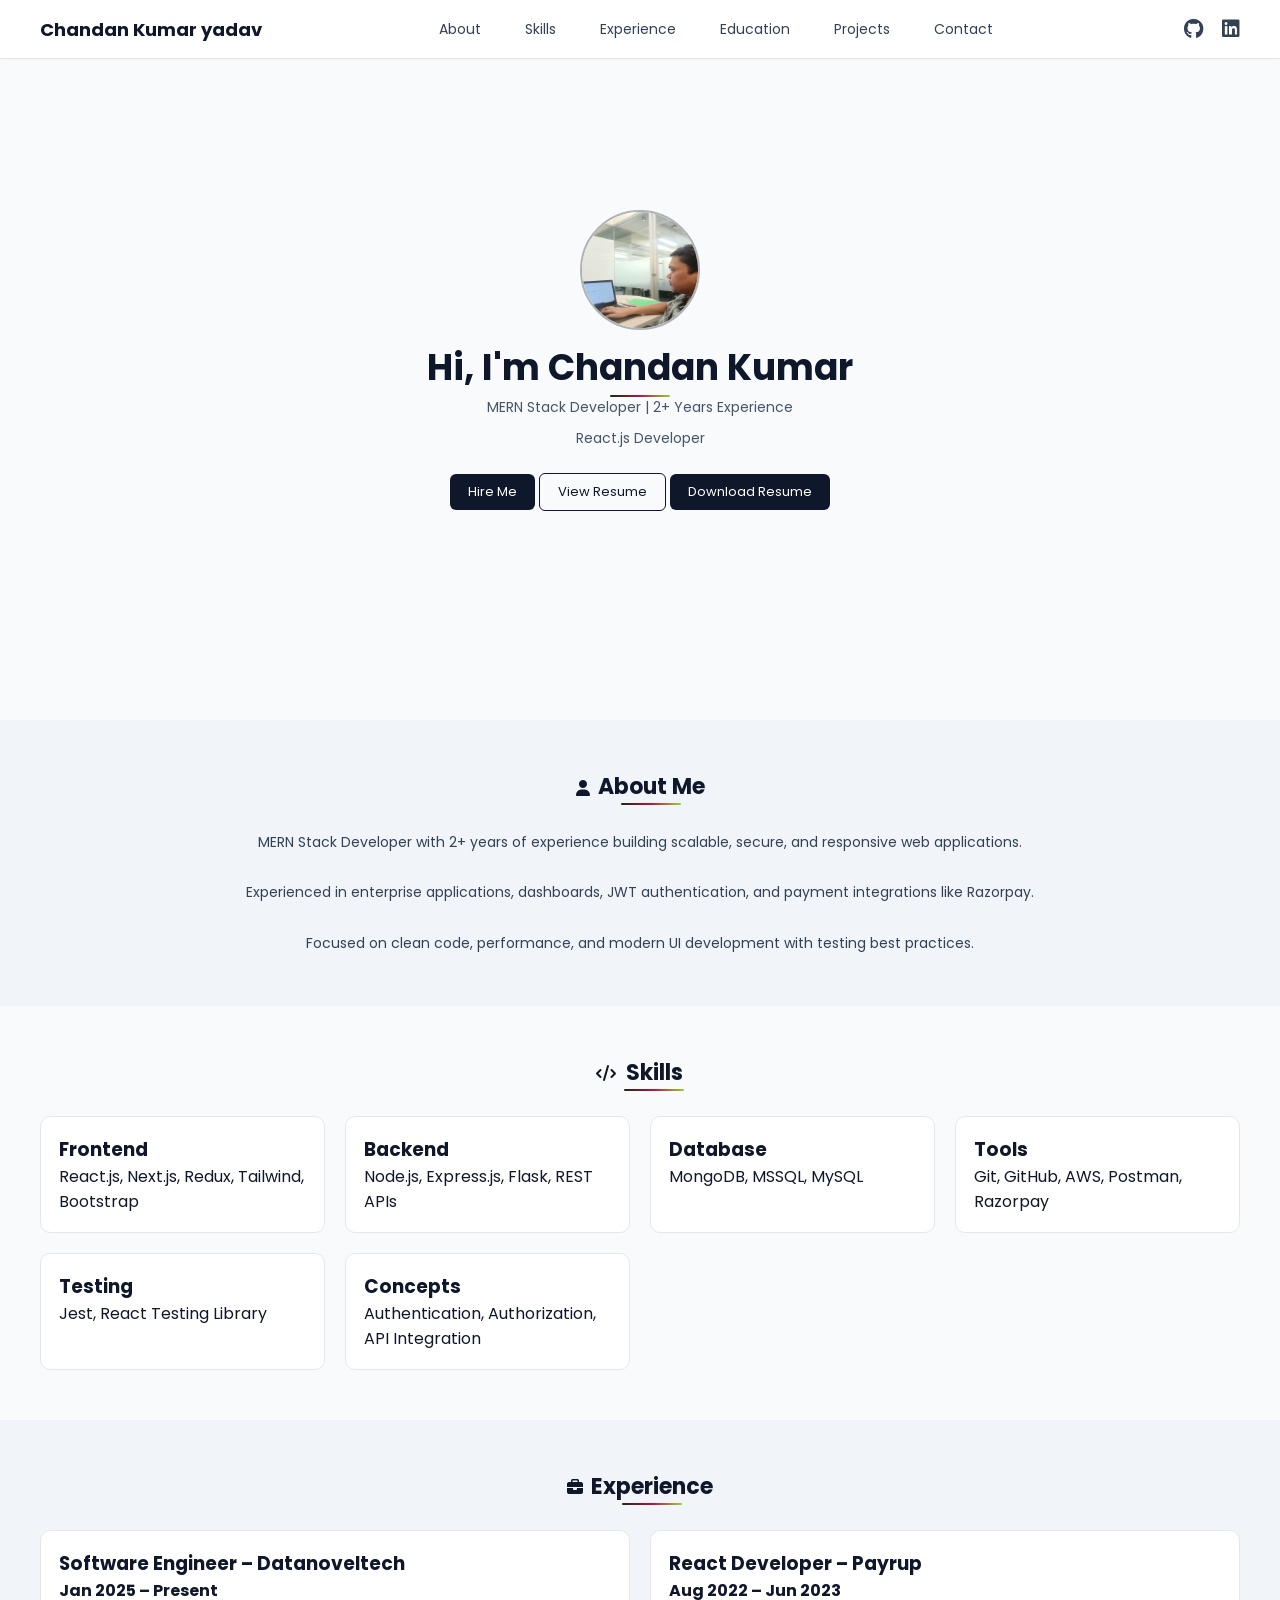
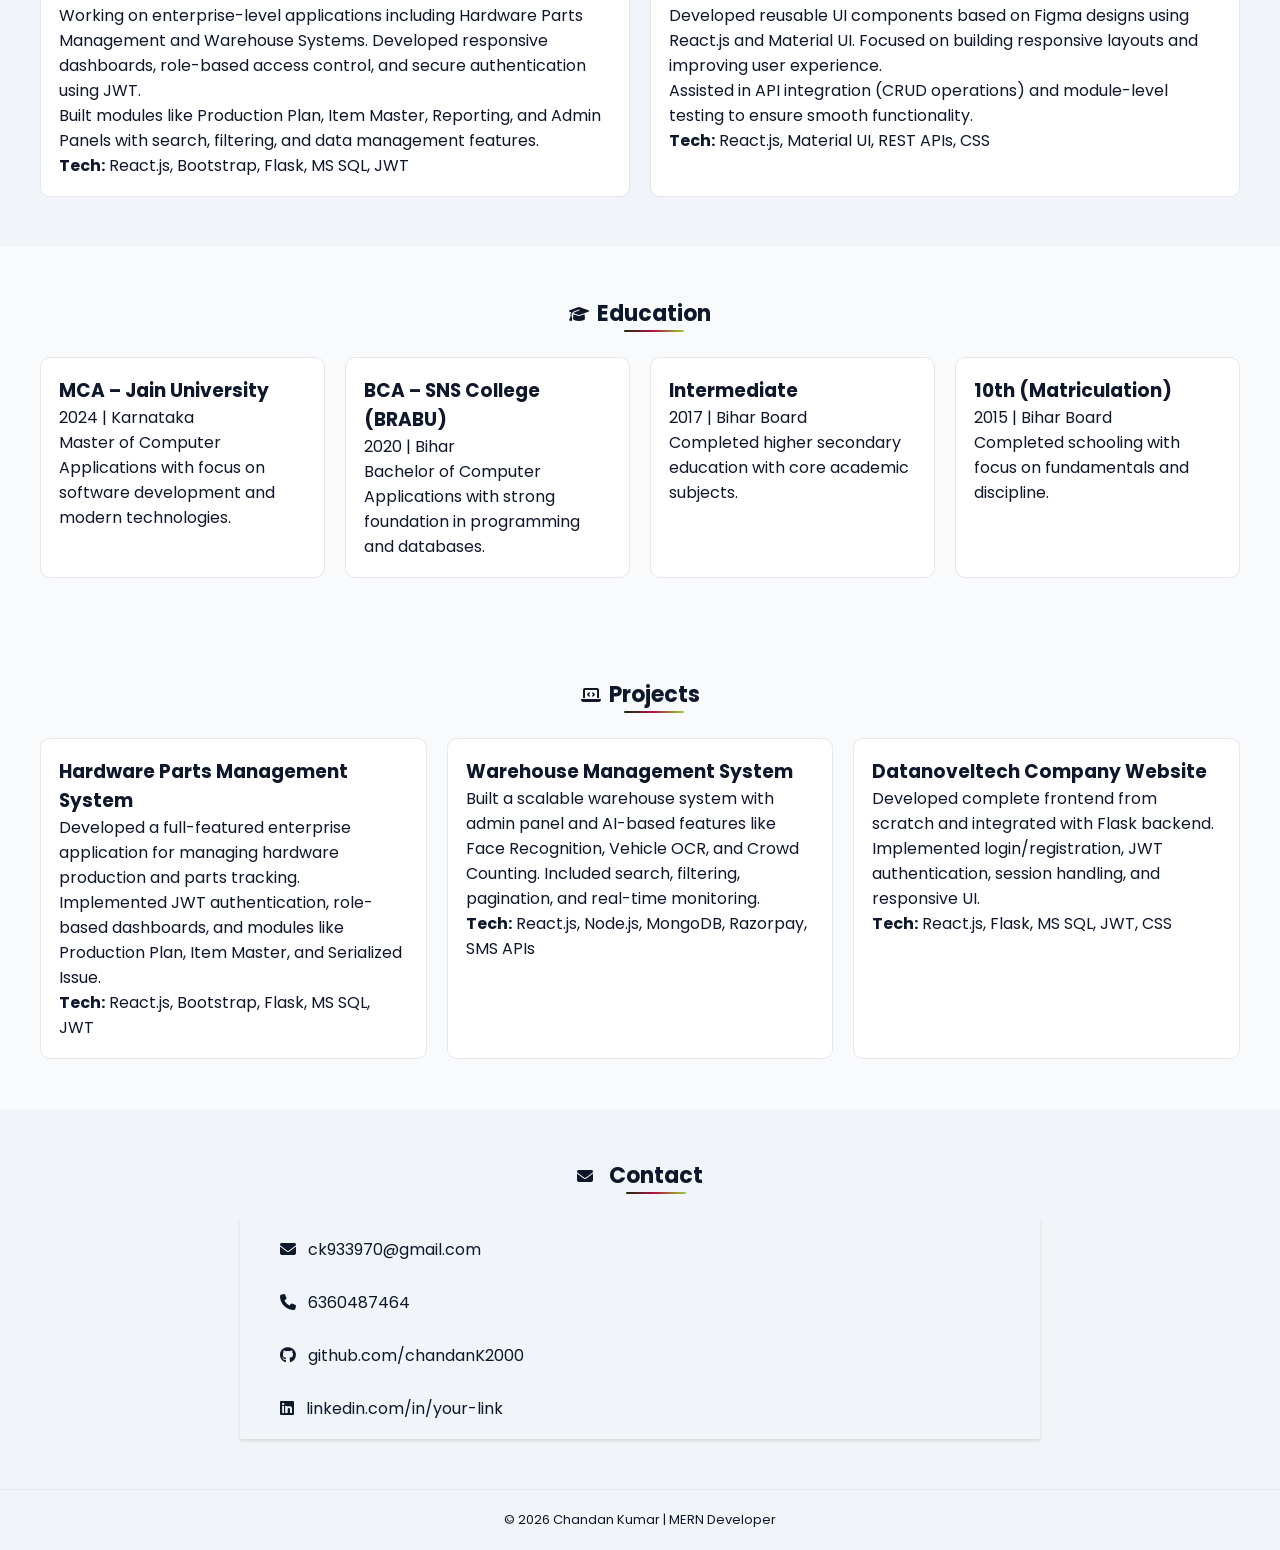
<file: index.html>
<!DOCTYPE html>
<html lang="en">

<head>
    <meta charset="UTF-8">
    <meta name="viewport" content="width=device-width, initial-scale=1.0">
    <title>Chandan Kumar | MERN Developer</title>

    <link href="https://fonts.googleapis.com/css2?family=Poppins:wght@300;400;600&display=swap" rel="stylesheet">
    <link rel="stylesheet" href="https://cdnjs.cloudflare.com/ajax/libs/font-awesome/6.5.0/css/all.min.css">
    <link rel="stylesheet" href="./portfolio.css">
</head>

<body>

    <header>
    <!-- Left: Name -->
    <div class="header-left">
        <h1>Chandan Kumar yadav</h1>
    </div>

    <!-- Center: Navigation -->
    <nav class="header-center">
        <a href="#about">About</a>
        <a href="#skills">Skills</a>
        <a href="#experience">Experience</a>
        <a href="#education">Education</a>
        <a href="#projects">Projects</a>
        <a href="#contact">Contact</a>
    </nav>

    <!-- Right: Social Links -->
    <div class="header-right">
        <a href="https://github.com/chandanK2000" target="_blank"><i class="fab fa-github"></i></a>
        <a href="https://www.linkedin.com/in/your-link/" target="_blank"><i class="fab fa-linkedin"></i></a>
    </div>

    <!-- Mobile menu toggle -->
    <i class="fas fa-bars menu-toggle" onclick="toggleMenu()"></i>
</header>

    <!-- MOBILE NAV -->

    <div class="mobile-nav" id="mobileMenu">
        <button onclick="closeMenu()" class="close-btn">X</button>
        <a href="#about" onclick="closeMenu()">About</a>
        <a href="#skills" onclick="closeMenu()">Skills</a>
        <a href="#experience" onclick="closeMenu()">Experience</a>
        <a href="#education" onclick="closeMenu()">Education</a>
        <a href="#projects" onclick="closeMenu()">Projects</a>
        <a href="#contact" onclick="closeMenu()">Contact</a>

        <hr>

        <a href="https://github.com/chandanK2000" target="_blank">
            <i class="fab fa-github"></i> GitHub
        </a>
        <a href="https://www.linkedin.com/in/chandan-kumar-651400241/" target="_blank">
            <i class="fab fa-linkedin"></i> LinkedIn
        </a>
    </div>

    <div class="overlay" id="overlay" onclick="closeMenu()"></div>

    <!-- HERO -->
    <section class="hero">
        <img src="./chandanimage1.jpeg">
        <h2>Hi, I'm Chandan Kumar</h2>
        <p>MERN Stack Developer | 2+ Years Experience</p>
        <p class="role-text">
            <span id="role"></span>
        </p>
        <div>
            <a href="#contact" class="btn">Hire Me</a>
            <a href="./resume.pdf" target="_blank" class="btn secondary">
                View Resume
            </a>

            <a href="#" onclick="downloadResume()" class="btn">
                Download Resume
            </a>
        </div>
    </section>

    <!-- ABOUT -->
    <section id="about" class="fade bg-light">
        <div class="icon-title"><i class="fas fa-user"></i>
            <h2 class="section-title">About Me</h2>
        </div>
        <p class="list">
            MERN Stack Developer with 2+ years of experience building scalable, secure, and responsive web applications.
            <br><br>
            Experienced in enterprise applications, dashboards, JWT authentication, and payment integrations like
            Razorpay.
            <br><br>
            Focused on clean code, performance, and modern UI development with testing best practices.
        </p>
    </section>

    <!-- SKILLS -->
    <section id="skills" class="fade">
        <div class="icon-title"><i class="fas fa-code"></i>
            <h2 class="section-title">Skills</h2>
        </div>
        <div class="grid">
            <div class="card">
                <h3>Frontend</h3>
                <p>React.js, Next.js, Redux, Tailwind, Bootstrap</p>
            </div>
            <div class="card">
                <h3>Backend</h3>
                <p>Node.js, Express.js, Flask, REST APIs</p>
            </div>
            <div class="card">
                <h3>Database</h3>
                <p>MongoDB, MSSQL, MySQL</p>
            </div>
            <div class="card">
                <h3>Tools</h3>
                <p>Git, GitHub, AWS, Postman, Razorpay</p>
            </div>
            <div class="card">
                <h3>Testing</h3>
                <p>Jest, React Testing Library</p>
            </div>
            <div class="card">
                <h3>Concepts</h3>
                <p>Authentication, Authorization, API Integration</p>
            </div>
        </div>
    </section>

    <!-- EXPERIENCE -->
    <section id="experience" class="fade bg-light">
        <div class="icon-title">
            <i class="fas fa-briefcase"></i>
            <h2 class="section-title">Experience</h2>
        </div>

        <div class="grid">

            <!-- Datanoveltech -->
            <div class="card">
                <h3>Software Engineer – Datanoveltech</h3>
                <p><strong>Jan 2025 – Present</strong></p>

                <p>
                    Working on enterprise-level applications including Hardware Parts Management and Warehouse Systems.
                    Developed responsive dashboards, role-based access control, and secure authentication using JWT.
                </p>

                <p>
                    Built modules like Production Plan, Item Master, Reporting, and Admin Panels with search, filtering,
                    and data management features.
                </p>

                <p>
                    <strong>Tech:</strong> React.js, Bootstrap, Flask, MS SQL, JWT
                </p>
            </div>

            <!-- Payrup -->
            <div class="card">
                <h3>React Developer – Payrup</h3>
                <p><strong>Aug 2022 – Jun 2023</strong></p>

                <p>
                    Developed reusable UI components based on Figma designs using React.js and Material UI.
                    Focused on building responsive layouts and improving user experience.
                </p>

                <p>
                    Assisted in API integration (CRUD operations) and module-level testing to ensure smooth
                    functionality.
                </p>

                <p>
                    <strong>Tech:</strong> React.js, Material UI, REST APIs, CSS
                </p>
            </div>

        </div>
    </section>

    <!-- EDUCATION -->
    <section id="education" class="fade">
        <div class="icon-title">
            <i class="fas fa-graduation-cap"></i>
            <h2 class="section-title">Education</h2>
        </div>

        <div class="grid">
            <div class="card">
                <h3>MCA – Jain University</h3>
                <p>2024 | Karnataka</p>
                <p>Master of Computer Applications with focus on software development and modern technologies.</p>
            </div>

            <div class="card">
                <h3>BCA – SNS College (BRABU)</h3>
                <p>2020 | Bihar</p>
                <p>Bachelor of Computer Applications with strong foundation in programming and databases.</p>
            </div>

            <div class="card">
                <h3>Intermediate</h3>
                <p>2017 | Bihar Board</p>
                <p>Completed higher secondary education with core academic subjects.</p>
            </div>

            <div class="card">
                <h3>10th (Matriculation)</h3>
                <p>2015 | Bihar Board</p>
                <p>Completed schooling with focus on fundamentals and discipline.</p>
            </div>
        </div>
    </section>

    <!-- PROJECTS -->
    <section id="projects" class="fade">
        <div class="icon-title">
            <i class="fas fa-laptop-code"></i>
            <h2 class="section-title">Projects</h2>
        </div>

        <div class="grid">

            <!-- Project 1 -->
            <div class="card">
                <h3>Hardware Parts Management System</h3>
                <p>
                    Developed a full-featured enterprise application for managing hardware production and parts
                    tracking.
                    Implemented JWT authentication, role-based dashboards, and modules like Production Plan, Item
                    Master,
                    and Serialized Issue.
                </p>
                <p>
                    <strong>Tech:</strong> React.js, Bootstrap, Flask, MS SQL, JWT
                </p>
            </div>

            <!-- Project 2 -->
            <div class="card">
                <h3>Warehouse Management System</h3>
                <p>
                    Built a scalable warehouse system with admin panel and AI-based features like Face Recognition,
                    Vehicle OCR, and Crowd Counting. Included search, filtering, pagination, and real-time monitoring.
                </p>
                <p>
                    <strong>Tech:</strong> React.js, Node.js, MongoDB, Razorpay, SMS APIs
                </p>
            </div>

            <!-- Project 3 -->
            <div class="card">
                <h3>Datanoveltech Company Website</h3>
                <p>
                    Developed complete frontend from scratch and integrated with Flask backend.
                    Implemented login/registration, JWT authentication, session handling, and responsive UI.
                </p>
                <p>
                    <strong>Tech:</strong> React.js, Flask, MS SQL, JWT, CSS
                </p>
            </div>

        </div>
    </section>

    <!-- CONTACT -->
    <section id="contact" class="fade bg-light contact">
        <div class="icon-title">
            <i class="fas fa-envelope"></i>
            <h2 class="section-title">Contact</h2>
        </div>

        <div class="contact-contents" style="margin: 0px auto;">
             <p>
            <i class="fas fa-envelope"></i>
            <a href="mailto:ck933970@gmail.com">
                ck933970@gmail.com
            </a>
        </p>

        <p>
            <i class="fas fa-phone"></i>
            <a href="tel:6360487464">6360487464</a>
        </p>

        <p>
            <i class="fab fa-github"></i>
            <a href="https://github.com/chandanK2000/" target="_blank">
                github.com/chandanK2000
            </a>
        </p>

        <p>
            <i class="fab fa-linkedin"></i>
            <a href="https://www.linkedin.com/in/chandan-kumar-651400241/" target="_blank">
                linkedin.com/in/your-link
            </a>
        </p>
        </div>

       
    </section>

    <footer>
        <p>© 2026 Chandan Kumar | MERN Developer</p>
    </footer>

    <script src="portfolio.js"></script>
</body>

</html>
</file>
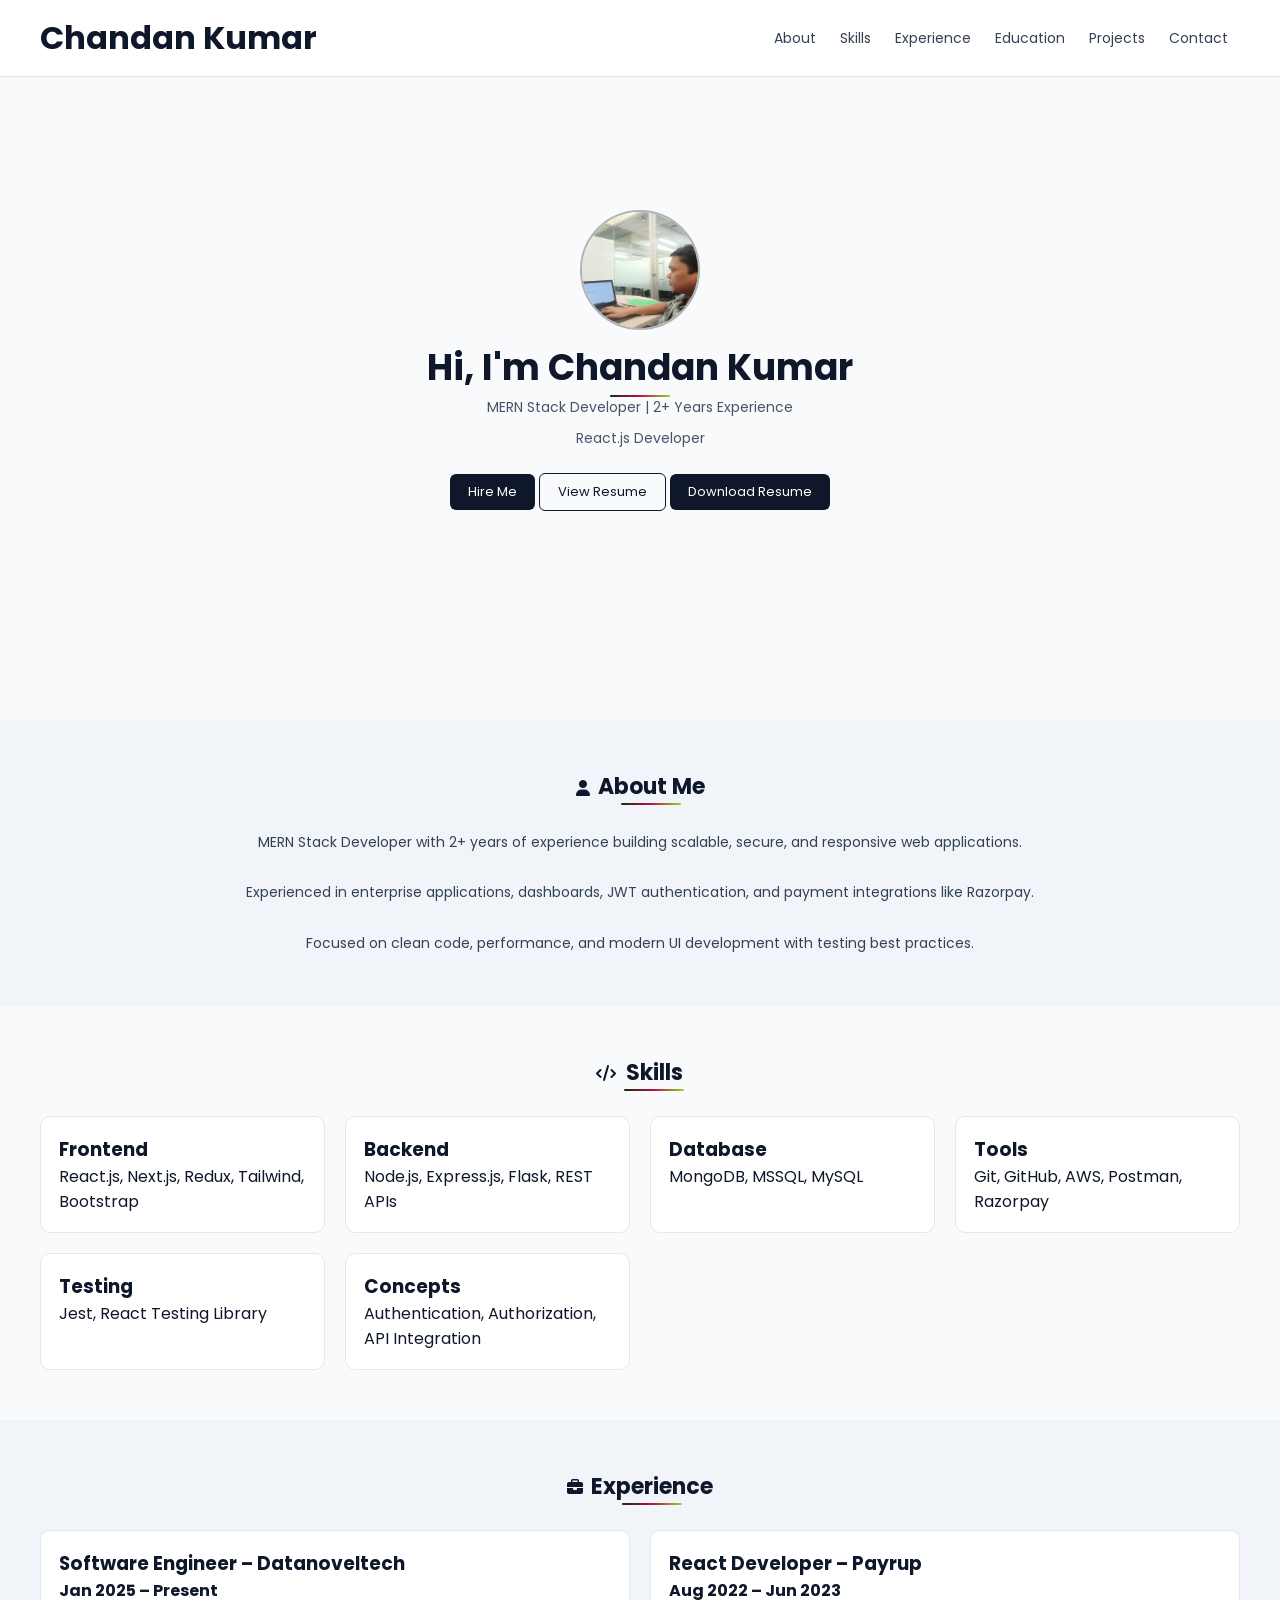
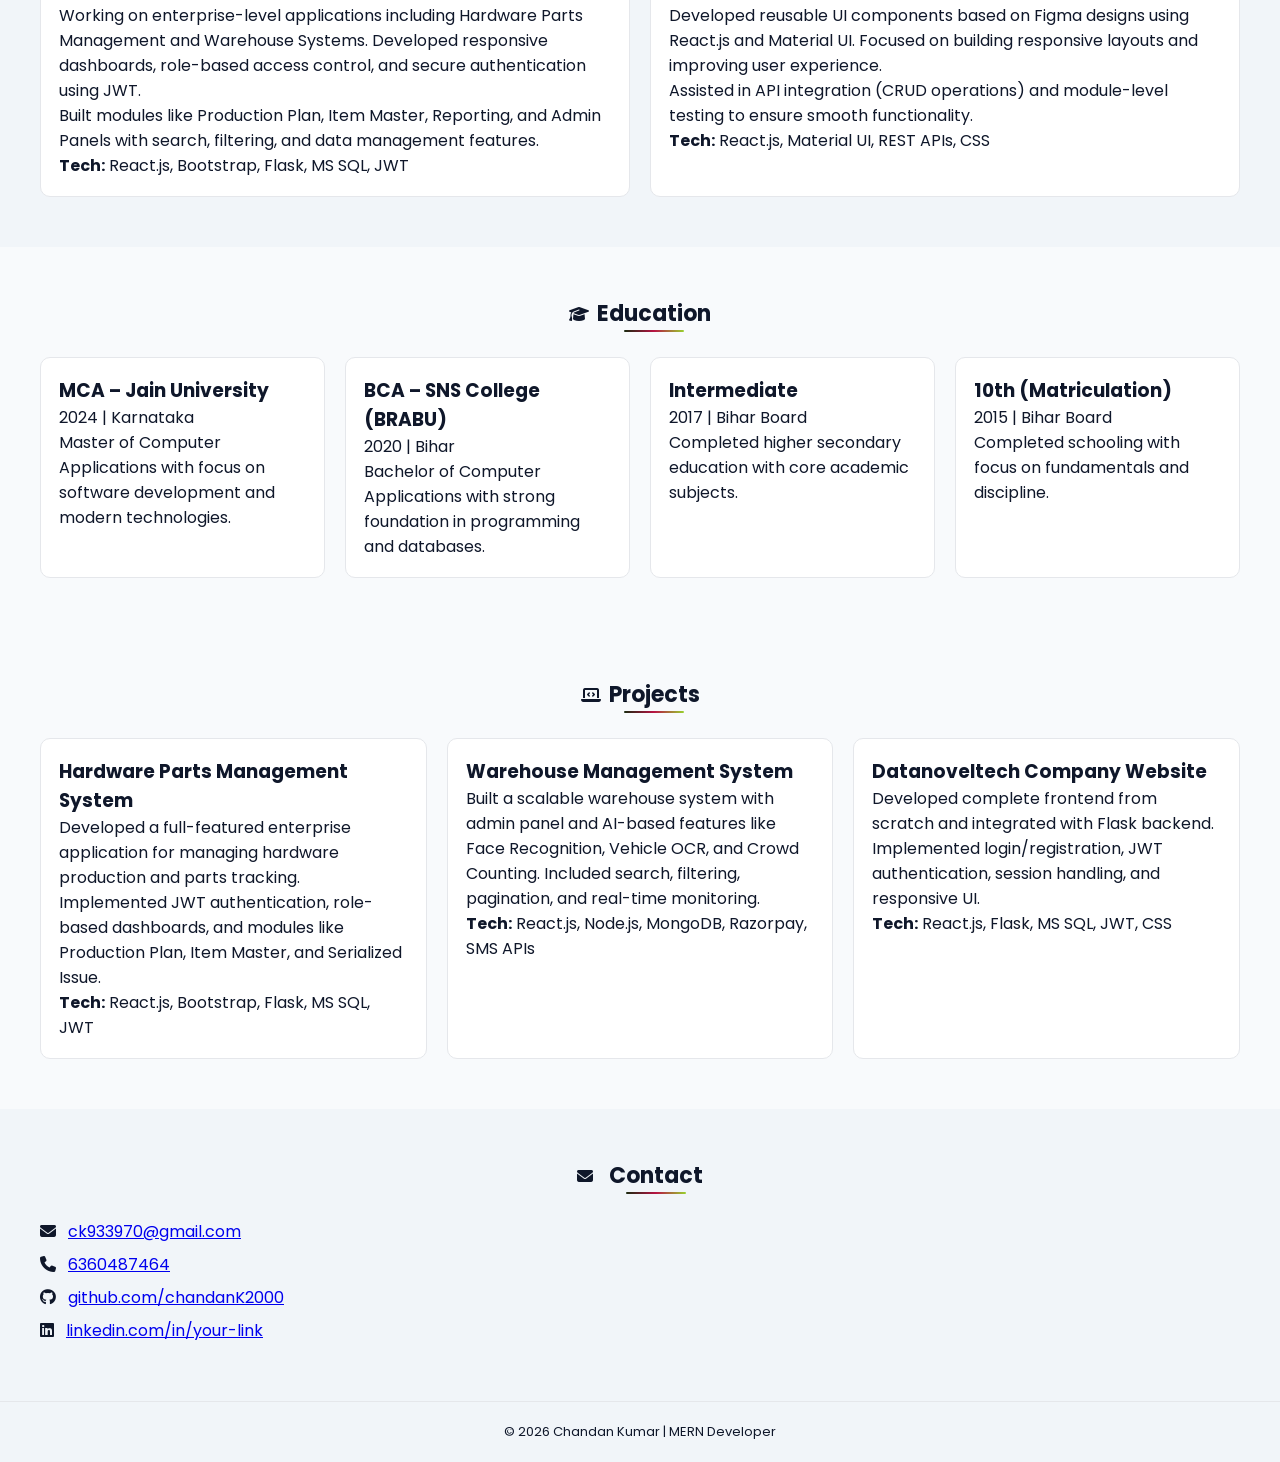
<file: portfolio.html>
<!DOCTYPE html>
<html lang="en">

<head>
    <meta charset="UTF-8">
    <meta name="viewport" content="width=device-width, initial-scale=1.0">
    <title>Chandan Kumar | MERN Developer</title>

    <link href="https://fonts.googleapis.com/css2?family=Poppins:wght@300;400;600&display=swap" rel="stylesheet">
    <link rel="stylesheet" href="https://cdnjs.cloudflare.com/ajax/libs/font-awesome/6.5.0/css/all.min.css">
    <link rel="stylesheet" href="./portfolio.css">
</head>

<body>

    <header>
        <h1>Chandan Kumar</h1>

        <nav>
            <a href="#about">About</a>
            <a href="#skills">Skills</a>
            <a href="#experience">Experience</a>
            <a href="#education">Education</a>
            <a href="#projects">Projects</a>
            <a href="#contact">Contact</a>
        </nav>

        <i class="fas fa-bars menu-toggle" onclick="toggleMenu()"></i>
    </header>

    <!-- MOBILE NAV -->

    <div class="mobile-nav" id="mobileMenu">
    <a href="#about" onclick="closeMenu()">About</a>
    <a href="#skills" onclick="closeMenu()">Skills</a>
    <a href="#experience" onclick="closeMenu()">Experience</a>
    <a href="#education" onclick="closeMenu()">Education</a>
    <a href="#projects" onclick="closeMenu()">Projects</a>
    <a href="#contact" onclick="closeMenu()">Contact</a>

    <hr>

    <a href="https://github.com/chandanK2000" target="_blank">
        <i class="fab fa-github"></i> GitHub
    </a>
    <a href="https://linkedin.com/in/your-link" target="_blank">
        <i class="fab fa-linkedin"></i> LinkedIn
    </a>
</div>

    <div class="overlay" id="overlay" onclick="closeMenu()"></div>

    <!-- HERO -->
    <section class="hero">
        <img src="./chandanimage1.jpeg">
        <h2>Hi, I'm Chandan Kumar</h2>
        <p>MERN Stack Developer | 2+ Years Experience</p>
        <p class="role-text">
            <span id="role"></span>
        </p>
        <div>
            <a href="#contact" class="btn">Hire Me</a>
            <a href="./resume.pdf" target="_blank" class="btn secondary">
                View Resume
            </a>

            <a href="#" onclick="downloadResume()" class="btn">
                Download Resume
            </a>
        </div>
    </section>

    <!-- ABOUT -->
    <section id="about" class="fade bg-light">
        <div class="icon-title"><i class="fas fa-user"></i>
            <h2 class="section-title">About Me</h2>
        </div>
        <p class="list">
            MERN Stack Developer with 2+ years of experience building scalable, secure, and responsive web applications.
            <br><br>
            Experienced in enterprise applications, dashboards, JWT authentication, and payment integrations like
            Razorpay.
            <br><br>
            Focused on clean code, performance, and modern UI development with testing best practices.
        </p>
    </section>

    <!-- SKILLS -->
    <section id="skills" class="fade">
        <div class="icon-title"><i class="fas fa-code"></i>
            <h2 class="section-title">Skills</h2>
        </div>
        <div class="grid">
            <div class="card">
                <h3>Frontend</h3>
                <p>React.js, Next.js, Redux, Tailwind, Bootstrap</p>
            </div>
            <div class="card">
                <h3>Backend</h3>
                <p>Node.js, Express.js, Flask, REST APIs</p>
            </div>
            <div class="card">
                <h3>Database</h3>
                <p>MongoDB, MSSQL, MySQL</p>
            </div>
            <div class="card">
                <h3>Tools</h3>
                <p>Git, GitHub, AWS, Postman, Razorpay</p>
            </div>
            <div class="card">
                <h3>Testing</h3>
                <p>Jest, React Testing Library</p>
            </div>
            <div class="card">
                <h3>Concepts</h3>
                <p>Authentication, Authorization, API Integration</p>
            </div>
        </div>
    </section>

    <!-- EXPERIENCE -->
    <section id="experience" class="fade bg-light">
        <div class="icon-title">
            <i class="fas fa-briefcase"></i>
            <h2 class="section-title">Experience</h2>
        </div>

        <div class="grid">

            <!-- Datanoveltech -->
            <div class="card">
                <h3>Software Engineer – Datanoveltech</h3>
                <p><strong>Jan 2025 – Present</strong></p>

                <p>
                    Working on enterprise-level applications including Hardware Parts Management and Warehouse Systems.
                    Developed responsive dashboards, role-based access control, and secure authentication using JWT.
                </p>

                <p>
                    Built modules like Production Plan, Item Master, Reporting, and Admin Panels with search, filtering,
                    and data management features.
                </p>

                <p>
                    <strong>Tech:</strong> React.js, Bootstrap, Flask, MS SQL, JWT
                </p>
            </div>

            <!-- Payrup -->
            <div class="card">
                <h3>React Developer – Payrup</h3>
                <p><strong>Aug 2022 – Jun 2023</strong></p>

                <p>
                    Developed reusable UI components based on Figma designs using React.js and Material UI.
                    Focused on building responsive layouts and improving user experience.
                </p>

                <p>
                    Assisted in API integration (CRUD operations) and module-level testing to ensure smooth
                    functionality.
                </p>

                <p>
                    <strong>Tech:</strong> React.js, Material UI, REST APIs, CSS
                </p>
            </div>

        </div>
    </section>

    <!-- EDUCATION -->
    <section id="education" class="fade">
        <div class="icon-title">
            <i class="fas fa-graduation-cap"></i>
            <h2 class="section-title">Education</h2>
        </div>

        <div class="grid">
            <div class="card">
                <h3>MCA – Jain University</h3>
                <p>2024 | Karnataka</p>
                <p>Master of Computer Applications with focus on software development and modern technologies.</p>
            </div>

            <div class="card">
                <h3>BCA – SNS College (BRABU)</h3>
                <p>2020 | Bihar</p>
                <p>Bachelor of Computer Applications with strong foundation in programming and databases.</p>
            </div>

            <div class="card">
                <h3>Intermediate</h3>
                <p>2017 | Bihar Board</p>
                <p>Completed higher secondary education with core academic subjects.</p>
            </div>

            <div class="card">
                <h3>10th (Matriculation)</h3>
                <p>2015 | Bihar Board</p>
                <p>Completed schooling with focus on fundamentals and discipline.</p>
            </div>
        </div>
    </section>

    <!-- PROJECTS -->
    <section id="projects" class="fade">
        <div class="icon-title">
            <i class="fas fa-laptop-code"></i>
            <h2 class="section-title">Projects</h2>
        </div>

        <div class="grid">

            <!-- Project 1 -->
            <div class="card">
                <h3>Hardware Parts Management System</h3>
                <p>
                    Developed a full-featured enterprise application for managing hardware production and parts
                    tracking.
                    Implemented JWT authentication, role-based dashboards, and modules like Production Plan, Item
                    Master,
                    and Serialized Issue.
                </p>
                <p>
                    <strong>Tech:</strong> React.js, Bootstrap, Flask, MS SQL, JWT
                </p>
            </div>

            <!-- Project 2 -->
            <div class="card">
                <h3>Warehouse Management System</h3>
                <p>
                    Built a scalable warehouse system with admin panel and AI-based features like Face Recognition,
                    Vehicle OCR, and Crowd Counting. Included search, filtering, pagination, and real-time monitoring.
                </p>
                <p>
                    <strong>Tech:</strong> React.js, Node.js, MongoDB, Razorpay, SMS APIs
                </p>
            </div>

            <!-- Project 3 -->
            <div class="card">
                <h3>Datanoveltech Company Website</h3>
                <p>
                    Developed complete frontend from scratch and integrated with Flask backend.
                    Implemented login/registration, JWT authentication, session handling, and responsive UI.
                </p>
                <p>
                    <strong>Tech:</strong> React.js, Flask, MS SQL, JWT, CSS
                </p>
            </div>

        </div>
    </section>

    <!-- CONTACT -->
  <section id="contact" class="fade bg-light contact">
    <div class="icon-title">
        <i class="fas fa-envelope"></i>
        <h2 class="section-title">Contact</h2>
    </div>

    <p>
        <i class="fas fa-envelope"></i> 
        <a href="mailto:ck933970@gmail.com">ck933970@gmail.com</a>
    </p>

    <p>
        <i class="fas fa-phone"></i> 
        <a href="tel:6360487464">6360487464</a>
    </p>

    <p>
        <i class="fab fa-github"></i> 
        <a href="https://github.com/chandanK2000/" target="_blank">
            github.com/chandanK2000
        </a>
    </p>

    <p>
        <i class="fab fa-linkedin"></i> 
        <a href="https://www.linkedin.com/in/your-link/" target="_blank">
            linkedin.com/in/your-link
        </a>
    </p>
</section>

    <footer>
        <p>© 2026 Chandan Kumar | MERN Developer</p>
    </footer>

    <script src="portfolio.js"></script>
</body>

</html>
</file>
<file: portfolio.css>
* {
    margin: 0;
    padding: 0;
    box-sizing: border-box;
    font-family: 'Poppins', sans-serif;
    scroll-behavior: smooth
}

body {
    background: #f8fafc;
    color: #0f172a;
}

/* CUSTOM SCROLLBAR */
::-webkit-scrollbar {
    width: 10px; /* width of the scrollbar */
}

::-webkit-scrollbar-track {
    background: #f1f5f9; /* track background */
    border-radius: 10px;
}

::-webkit-scrollbar-thumb {
    background: #49da8a; /* scrollbar handle color */
    border-radius: 10px;
    border: 2px solid #f8fafc; /* space around the thumb */
}

::-webkit-scrollbar-thumb:hover {
    background: #34c373; /* hover effect */
}

/* For Firefox */
* {
    scrollbar-width: thin;
    scrollbar-color: #49da8a #f1f5f9;
}


/* HEADER */
header {
    position: fixed;
    top: 0;
    width: 100%;
    z-index: 1000;
    display: flex;
    justify-content: space-between;
    align-items: center;
    padding: 14px 40px;
    background: rgba(255, 255, 255, 0.9);
    backdrop-filter: blur(8px);
    border-bottom: 1px solid #e5e7eb;
    box-shadow: 0px 1px 2px rgb(247, 246, 244);
}

/* Left: Name */
.header-left h1 {
    font-size: 18px;
}

/* Center: Nav in center */
.header-center {
    display: flex;
    gap: 20px;
}

.header-center a {
    color: #334155;
    text-decoration: none;
    font-size: 14px;
    position: relative;
}

.header-center a:hover {
    color: rgb(91, 91, 94);
}

.header-center a::after {
    content: '';
    position: absolute;
    width: 0;
    height: 2px;
    bottom: -5px;
    left: 0;
    background: linear-gradient(135deg, #1e2a0f, #49da8a);
    transition: .3s;
}

.header-center a:hover::after {
    width: 100%;
    background: linear-gradient(135deg, #939599, #98d12e);
}

/* Right: Social links */
.header-right a {
    margin-left: 15px;
    font-size: 20px;
    color: #334155;
    transition: 0.3s;
}

.header-right a:hover {
    color: #49da8a;
}

/* MOBILE */
@media(max-width:768px) {
    .header-center {
        display: none; /* hide nav in mobile */
    }

    .header-right {
        display: none; /* hide social links in mobile */
    }

    .menu-toggle {
        display: block;
        font-size: 22px;
        cursor: pointer;
    }
}

/* NAV */
nav {
    display: flex
}

nav a {
    margin: 0 12px;
    color: #334155;
    text-decoration: none;
    font-size: 14px;
    position: relative
}

nav a:hover {
    color: rgb(91, 91, 94);

}

nav a::after {
    content: '';
    position: absolute;
    width: 0;
    height: 2px;
    bottom: -5px;
    left: 0;
    background: linear-gradient(135deg, #1e2a0f, #49da8a);
    transition: .3s;
}

nav a:hover::after {
    width: 100%;
    background: linear-gradient(135deg, #939599, #98d12e);

}

/* HAMBURGER */
.menu-toggle {
    display: none;
    font-size: 22px;
    cursor: pointer
}

/* MOBILE NAV */
.mobile-nav {
    position: fixed;
    top: 0;
    right: -100%;
    width: 240px;
    height: 100%;
    background: #fff;
    padding: 60px 20px;
    transition: .3s ease;
    box-shadow: -4px 0 20px rgba(0, 0, 0, 0.08);
    z-index: 1000
}

.mobile-nav a {
    display: block;
    margin: 15px 0;
    color: #334155;
    text-decoration: none;
    padding: 8px;
    border-radius: 6px
}

.mobile-nav a:hover {
    background: #f1f5f9;
    padding-left: 12px
}
.close-btn{
    color:black;
    background-color: red;
    padding: 5px;
    width: 40px;
    height: 40px;
    border-radius: 50%;
    border: none;
    outline: none;
    font-size: 20px;
    position: absolute;
    top: 10px;
   
    
}

.mobile-nav.active {
    right: 0
}

/* OVERLAY */
.overlay {
    position: fixed;
    top: 0;
    left: 0;
    width: 100%;
    height: 100%;
    background: rgba(0, 0, 0, 0.2);
    opacity: 0;
    visibility: hidden;
    transition: .3s;
    z-index: 999
}

.overlay.active {
    opacity: 1;
    visibility: visible
}

/* SECTION */
section {
    padding: 50px 40px;
    scroll-margin-top: 80px;
    position: relative;
}

/* GRADIENT LINE AFTER SECTION */
section h2::after {
    content: "";
    display: block;
    width: 60px;
    height: 2px;
    margin: 0px auto ;
    border-radius: 2px;
    background: linear-gradient(90deg, #182a0f, #b81344,#98d12e);
}

/* HERO */
.hero {
    height: 80vh;
    display: flex;
    flex-direction: column;
    justify-content: center;
    align-items: center;
    text-align: center
}



.hero img {
    width: 120px;
    height: 120px;
    border-radius: 50%;
    border: 2px solid #b0b1b3;
    margin-bottom: 10px;
    transition: transform 0.3s ease, box-shadow 0.3s ease; /* smooth transition */
}

.hero img:hover {
    transform: scale(1.05); 
    box-shadow: 0 8px 20px rgba(0, 0, 0, 0.2); 
    border-color: #49da8a; 
    cursor: pointer;
}

.hero h2 {
    font-size: 36px
}

.hero p {
    font-size: 14px;
    color: #475569
}

/* BUTTON */
.btn {
    margin-top: 15px;
    background: #0f172a;
    color: #fff;
    padding: 8px 18px;
    border-radius: 6px;
    text-decoration: none;
    font-size: 13px;
    display: inline-block
}

.btn.secondary {
    background: transparent;
    color: #0f172a;
    border: 1px solid #0f172a
}

/* TITLES */
.section-title {
    text-align: center;
    font-size: 22px
}

.icon-title {
    display: flex;
    justify-content: center;
    align-items: center;
    gap: 8px;
    margin-bottom: 25px
}

/* GRID */
.grid {
    display: grid;
    grid-template-columns: repeat(auto-fit, minmax(260px, 1fr));
    gap: 20px
}

/* CARD */
.card {
    background: #fff;
    padding: 18px;
    border-radius: 10px;
    border: 1px solid #e5e7eb;
    transition: .3s;
    cursor: pointer
}

.card:hover {
    transform: translateY(-6px);
    box-shadow: 0 8px 20px rgba(0, 0, 0, 0.05)
}

/* ABOUT */
.list {
    line-height: 1.8;
    font-size: 14px;
    color: #334155;
    text-align: center;
    max-width: 800px;
    margin: auto
}

/* CONTACT CENTERING */
.contact-contents {
    max-width: 800px;
    margin: 0 auto;          
    display: flex;
    flex-direction: column;   
    align-items: stretch;    
    text-align: justify;    
    gap: 12px;   
    box-shadow: 0px 2px 3px rgb(218, 216, 214);
    padding: 10px 40px;
}

/* Optional: style links */
.contact-contents a {
    color: #0f172a;
    text-decoration: none;
    text-align: justify;       
    display: inline-block;     
}

.contact-contents a:hover {
    color: #49da8a;
}
.contact p {
    margin: 8px 0
}

.contact i {
    margin-right: 8px
}

/* FOOTER */
footer {
    text-align: center;
    padding: 20px;
    background: #f1f5f9;
    border-top: 1px solid #e5e7eb;
    font-size: 13px
}

/* FADE */
.fade {
    opacity: 0;
    transform: translateY(20px);
    transition: .6s
}

.fade.show {
    opacity: 1;
    transform: translateY(0)
}

/* BG */
.bg-light {
    background: #f1f5f9
}


/* RESPONSIVE */


@media(max-width:768px) {


    .hero h2 {
        font-size: 18px
    }

    .hero {
        height: 60vh;
    }



    nav {
        display: none;
    }

    .menu-toggle {
        display: block;
    }

    /* SHOW ICONS IN MOBILE */
    .social-icons {
        display: flex;
        gap: 12px;
        font-size: 16px;
    }

    header {
        grid-template-columns: auto auto auto;
    }
}

/* ROLE TEXT ANIMATION */
.role-text {
    font-size: 15px;
    color: #475569;
    height: 20px;
    overflow: hidden;
    margin: 10px 0px;
}

#role {
    display: inline-block;
    animation: slideIn 0.5s ease;
}

@keyframes slideIn {
    from {
        transform: translateX(50px);
        opacity: 0;
    }

    to {
        transform: translateX(0);
        opacity: 1;
    }
}


/* CONTACT LAYOUT */
.contact-container {
    display: grid;
    grid-template-columns: 1fr 1fr;
    gap: 30px;
    margin-top: 30px;
}

/* LEFT */
.contact-left p {
    margin: 12px 0;
    font-size: 14px;
    color: #334155;
}

/* RIGHT */
.contact-right {
    background: #fff;
    padding: 20px;
    border-radius: 10px;
    border: 1px solid #e5e7eb;
}

.contact-right h3 {
    margin-bottom: 15px;
}

/* INPUTS */
.contact-right input,
.contact-right textarea {
    width: 100%;
    padding: 10px;
    margin-bottom: 12px;
    border: 1px solid #e5e7eb;
    border-radius: 6px;
    font-size: 13px;
    outline: none;
}

.contact-right input:focus,
.contact-right textarea:focus {
    border-color: #0f172a;
}

/* MOBILE */
@media(max-width:768px) {
    .contact-container {
        grid-template-columns: 1fr;
    }
}
</file>
